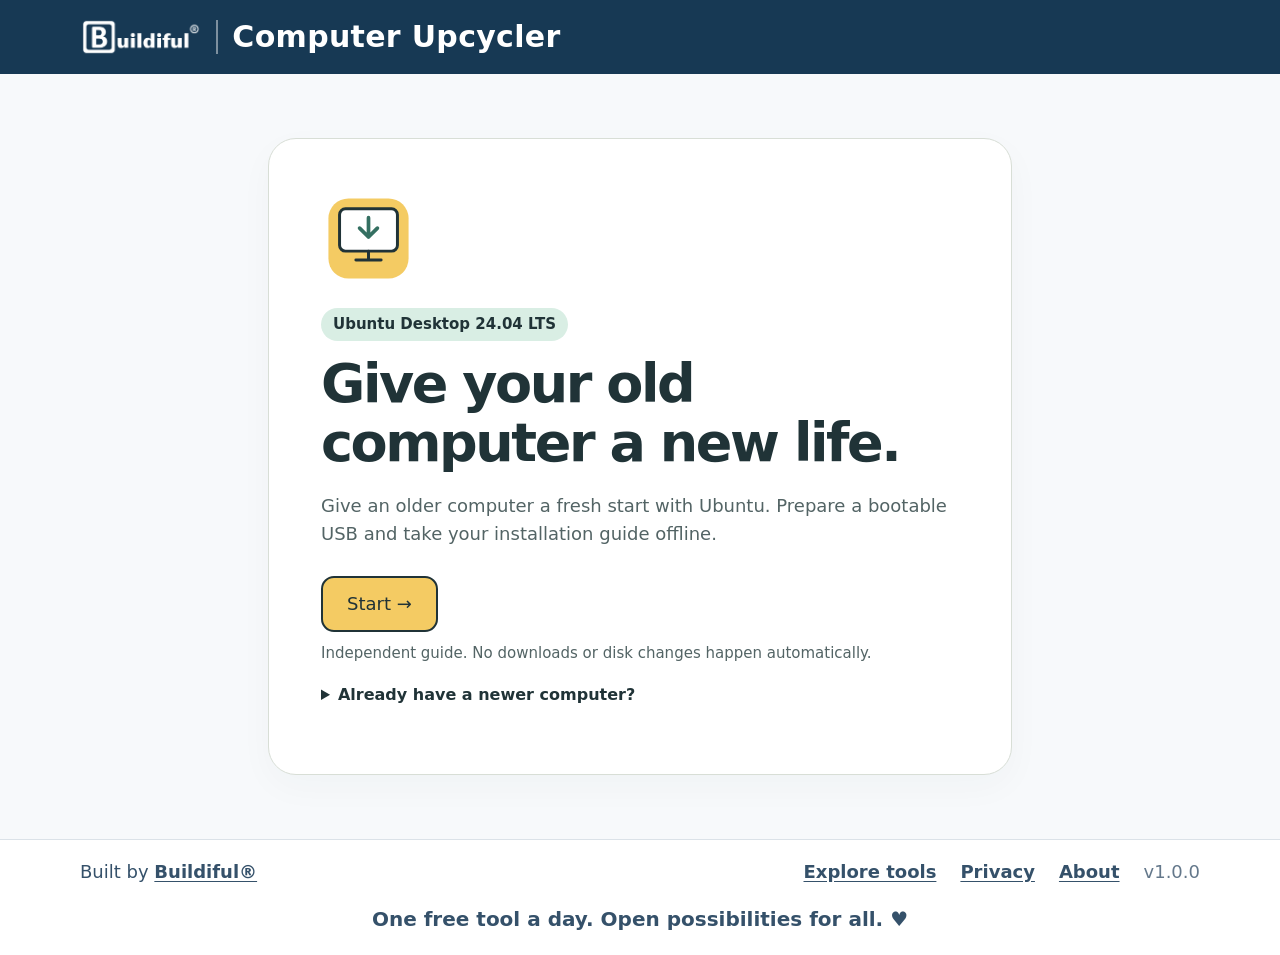
<file: index.html>
<!doctype html>
<html lang="en">
<head>
  <meta charset="utf-8">
  <meta name="viewport" content="width=device-width,initial-scale=1">
  <meta name="theme-color" content="#173954">
  <meta name="description" content="Give your old computer a new life with a guided Ubuntu installation and an offline guide.">
  <title>Computer Upcycler by Buildiful®</title>
  <link rel="icon" href="./assets/favicon.ico" sizes="any">
  <link rel="apple-touch-icon" href="./assets/apple-touch-icon.png">
  <link rel="stylesheet" href="./styles.css">
  <link rel="stylesheet" href="./style.css">
  <script defer src="./js/buildiful-analytics.js"
    data-measurement-id="G-TG14RBXLTF"
    data-tool-name="Computer Upcycler"
    data-privacy-url="./privacy.html"
    data-events="start,system_confirmed,prepare_complete,media_complete,export_png,export_pdf"></script>
</head>
<body>
  <div class="page">
    <header class="header">
      <div class="header-inner">
        <a class="brand" href="https://buildiful.com/" aria-label="Buildiful® website">
          <img src="./assets/buildiful-logo-white.png" alt="Buildiful®">
        </a>
        <span class="divider" aria-hidden="true"></span>
        <a class="tool-name" href="https://buildiful.github.io/computer-upcycler/" aria-current="page">Computer Upcycler</a>
      </div>
    </header>
    <main class="main">
      <div class="hero" id="app"></div>
      <noscript>This guide requires JavaScript to customize and export your instructions.</noscript>
    </main>
    <footer class="footer">
      <div class="footer-inner">
        <span>Built by <a href="https://buildiful.com/">Buildiful®</a></span>
        <nav class="footer-links" aria-label="Footer">
          <a href="https://buildiful.github.io/">Explore tools</a>
          <a href="./privacy.html">Privacy</a>
          <a href="https://buildiful.github.io/#about">About</a><span>v1.0.0</span>
        </nav>
      </div>
      <p class="footer-tagline">One free tool a day. Open possibilities for all. ♥</p>
    </footer>
  </div>
  <div id="analyticsConsentRoot"></div>
  <script src="./app.js"></script>
</body>
</html>
</file>
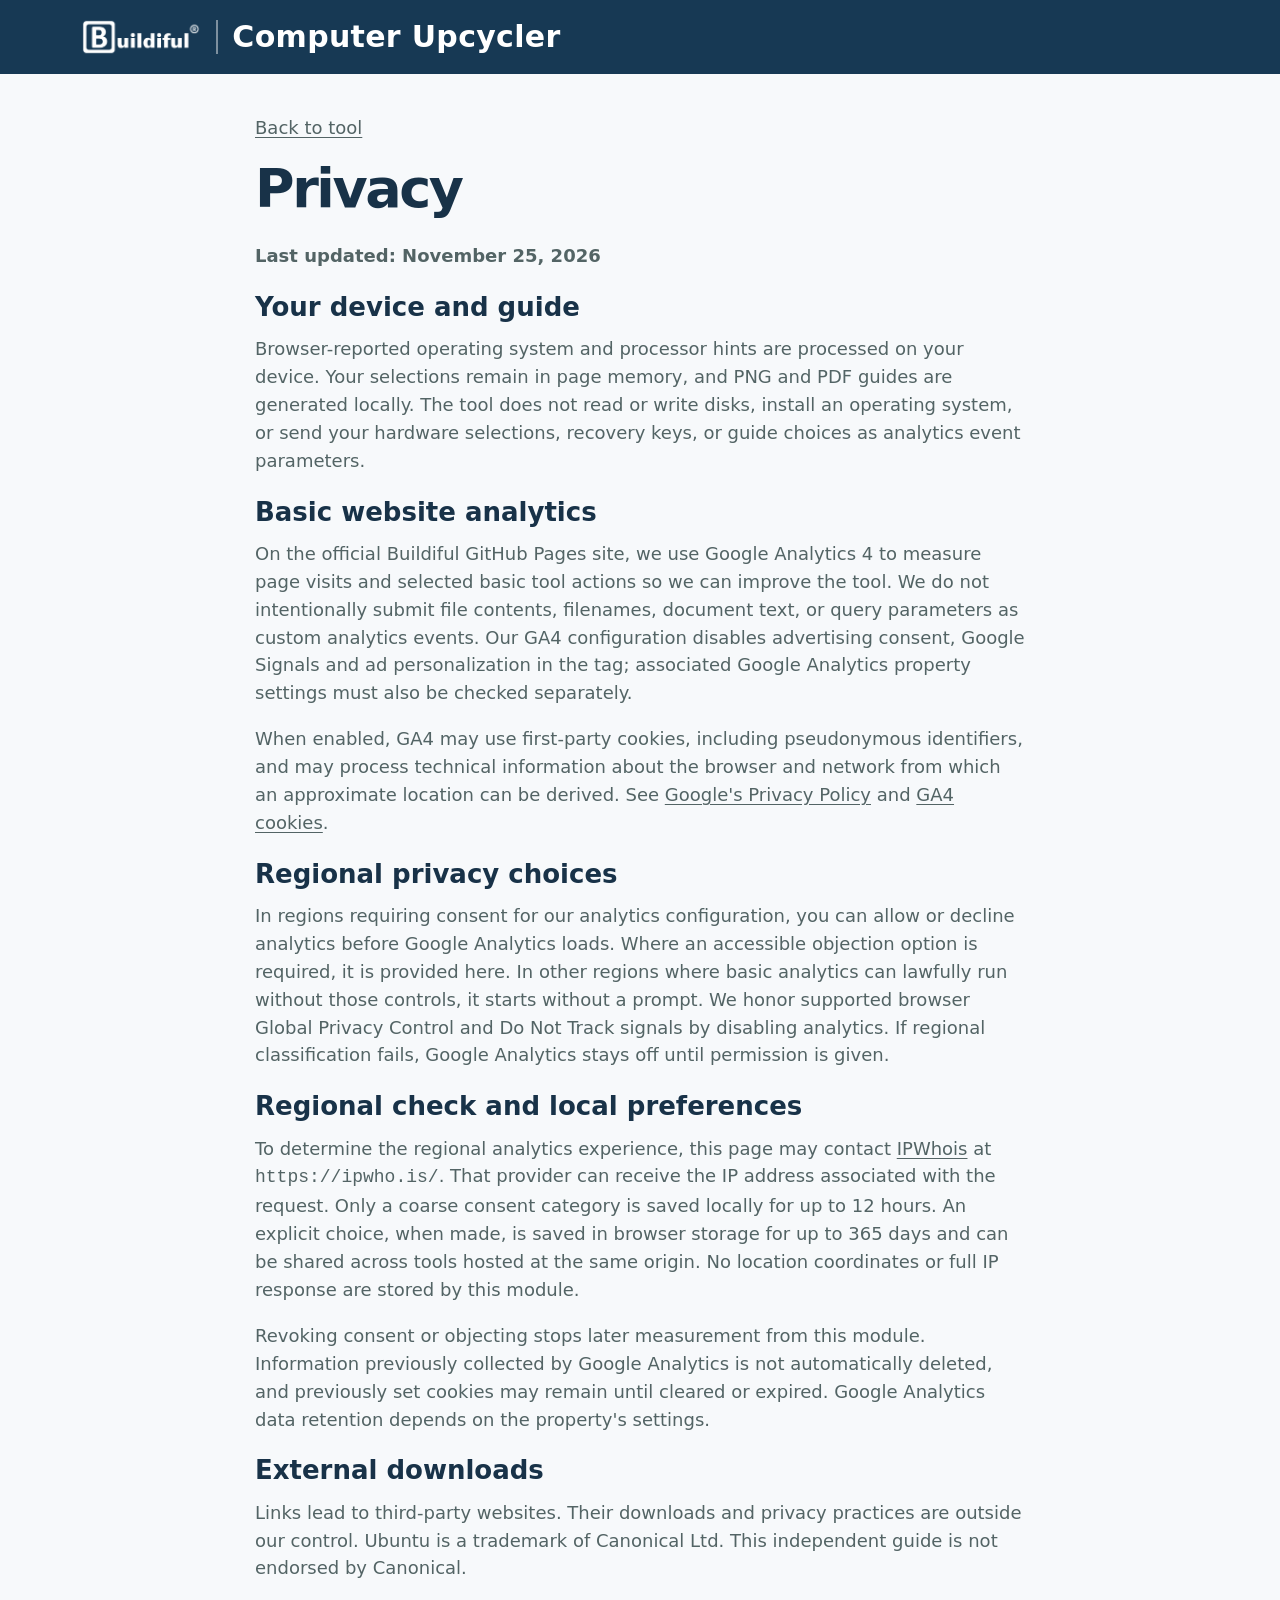
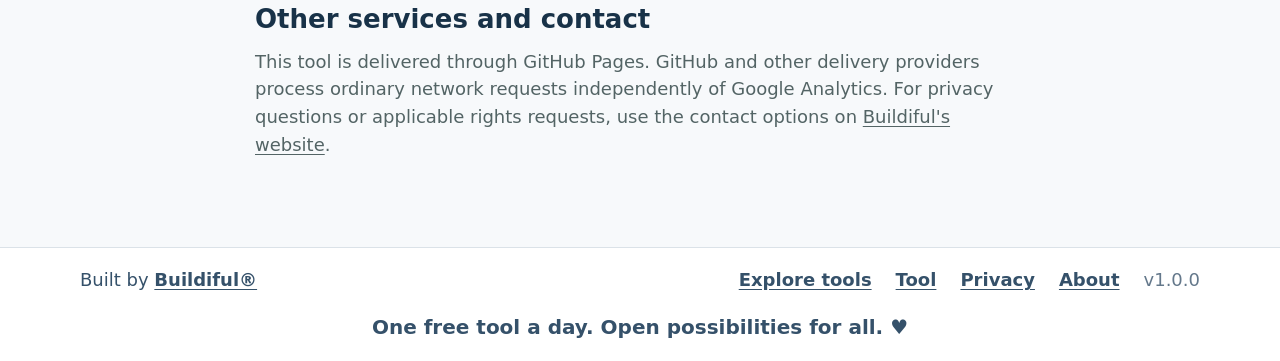
<file: privacy.html>
<!doctype html>
<html lang="en">
<head>
  <meta charset="utf-8">
  <meta name="viewport" content="width=device-width,initial-scale=1">
  <meta name="theme-color" content="#173954">
  <meta name="description" content="Privacy information for Computer Upcycler by Buildiful®.">
  <title>Privacy | Computer Upcycler by Buildiful®</title>
  <link rel="icon" href="./assets/favicon.ico" sizes="any">
  <link rel="apple-touch-icon" href="./assets/apple-touch-icon.png">
  <link rel="stylesheet" href="./styles.css">
  <link rel="stylesheet" href="./style.css">
  <script defer src="./js/buildiful-analytics.js"
    data-measurement-id="G-TG14RBXLTF"
    data-tool-name="Computer Upcycler"
    data-privacy-url="./privacy.html"
    data-privacy-page="true"></script>
</head>
<body>
<div class="page">
  <header class="header"><div class="header-inner">
    <a class="brand" href="https://buildiful.com/" aria-label="Buildiful® website"><img src="./assets/buildiful-logo-white.png" alt="Buildiful®"></a>
    <span class="divider" aria-hidden="true"></span>
    <a class="tool-name" href="https://buildiful.github.io/computer-upcycler/">Computer Upcycler</a>
  </div></header>
  <main class="main privacy-main">
    <p><a href="./">Back to tool</a></p>
    <h1>Privacy</h1>
    <p><strong>Last updated: November 25, 2026</strong></p>
    <h2>Your device and guide</h2>
    <p>Browser-reported operating system and processor hints are processed on your device. Your selections remain in page memory, and PNG and PDF guides are generated locally. The tool does not read or write disks, install an operating system, or send your hardware selections, recovery keys, or guide choices as analytics event parameters.</p>
    <h2>Basic website analytics</h2>
    <p>On the official Buildiful GitHub Pages site, we use Google Analytics 4 to measure page visits and selected basic tool actions so we can improve the tool. We do not intentionally submit file contents, filenames, document text, or query parameters as custom analytics events. Our GA4 configuration disables advertising consent, Google Signals and ad personalization in the tag; associated Google Analytics property settings must also be checked separately.</p>
    <p>When enabled, GA4 may use first-party cookies, including pseudonymous identifiers, and may process technical information about the browser and network from which an approximate location can be derived. See <a href="https://policies.google.com/privacy">Google's Privacy Policy</a> and <a href="https://support.google.com/analytics/answer/11397207">GA4 cookies</a>.</p>
    <h2>Regional privacy choices</h2>
    <p>In regions requiring consent for our analytics configuration, you can allow or decline analytics before Google Analytics loads. Where an accessible objection option is required, it is provided here. In other regions where basic analytics can lawfully run without those controls, it starts without a prompt. We honor supported browser Global Privacy Control and Do Not Track signals by disabling analytics. If regional classification fails, Google Analytics stays off until permission is given.</p>
    <div id="analyticsManageWrap" hidden>
      <button id="analyticsManage" type="button">Manage analytics</button>
    </div>
    <h2>Regional check and local preferences</h2>
    <p>To determine the regional analytics experience, this page may contact <a href="https://ipwhois.io/">IPWhois</a> at <code>https://ipwho.is/</code>. That provider can receive the IP address associated with the request. Only a coarse consent category is saved locally for up to 12 hours. An explicit choice, when made, is saved in browser storage for up to 365 days and can be shared across tools hosted at the same origin. No location coordinates or full IP response are stored by this module.</p>
    <p>Revoking consent or objecting stops later measurement from this module. Information previously collected by Google Analytics is not automatically deleted, and previously set cookies may remain until cleared or expired. Google Analytics data retention depends on the property's settings.</p>
    <h2>External downloads</h2>
    <p>Links lead to third-party websites. Their downloads and privacy practices are outside our control. Ubuntu is a trademark of Canonical Ltd. This independent guide is not endorsed by Canonical.</p>
    <h2>Other services and contact</h2>
    <p>This tool is delivered through GitHub Pages. GitHub and other delivery providers process ordinary network requests independently of Google Analytics. For privacy questions or applicable rights requests, use the contact options on <a href="https://buildiful.com/">Buildiful's website</a>.</p>
  </main>
  <footer class="footer"><div class="footer-inner">
    <span>Built by <a href="https://buildiful.com/">Buildiful®</a></span>
    <nav class="footer-links" aria-label="Footer"><a href="https://buildiful.github.io/">Explore tools</a><a href="./">Tool</a><a href="./privacy.html" aria-current="page">Privacy</a><a href="https://buildiful.github.io/#about">About</a><span>v1.0.0</span></nav>
  </div><p class="footer-tagline">One free tool a day. Open possibilities for all. ♥</p></footer>
</div>
<div id="analyticsConsentRoot"></div>
</body>
</html>
</file>
<file: styles.css>
:root{font-family:system-ui,-apple-system,BlinkMacSystemFont,"Segoe UI",sans-serif;color:#183248;background:#f7f9fb;font-size:18px;line-height:1.55;font-synthesis:none}
*{box-sizing:border-box}html{min-height:100%;scroll-behavior:smooth}body{margin:0;min-height:100vh}
a{color:inherit;text-underline-offset:3px}button,input,select,textarea{font:inherit;min-height:48px}
button{border:2px solid #173954;border-radius:10px;padding:10px 18px;background:#173954;color:white;cursor:pointer}
button:focus-visible,a:focus-visible,input:focus-visible{outline:3px solid #dfad18;outline-offset:4px}
.page{min-height:100vh;display:flex;flex-direction:column}
.header{background:#173954;color:#fff}
.header-inner,.footer-inner{width:min(1200px,100%);margin:auto;padding:18px clamp(18px,4vw,40px);display:flex;align-items:center;gap:20px;flex-wrap:wrap}
.brand,.tool-name{text-decoration:none;font-size:clamp(22px,2.8vw,30px);font-weight:750;letter-spacing:.01em;line-height:1.2}
.brand-fallback{display:block;white-space:nowrap}
.brand img{display:block;height:38px;width:auto;max-width:100%}
.divider{height:34px;width:2px;background:#ffffff70}
.tool-name:hover,.footer a:hover{text-decoration:underline}
.main{width:min(1200px,100%);margin:0 auto;flex:1;padding:clamp(28px,5vw,70px) clamp(18px,4vw,40px)}
h1{font-size:clamp(36px,5vw,58px);line-height:1.12;letter-spacing:.02em;margin:0 0 20px}h2{font-size:clamp(25px,3.2vw,34px);line-height:1.2;margin:32px 0 12px}.hint{color:#526477;font-size:20px}
.footer{border-top:1px solid #dbe2e8;background:#fff;color:#35516a;font-size:18px}
.footer-inner{justify-content:space-between;gap:12px 24px}.footer-links{display:flex;gap:12px 24px;flex-wrap:wrap;align-items:center}
.footer a{font-weight:650}.footer-links span{color:#64788b}
.privacy-main{max-width:850px;padding-top:40px;padding-bottom:70px}.privacy-main p{font-size:18px;margin:0 0 18px;max-width:75ch}.privacy-main h1{margin-bottom:24px}
#analyticsManageWrap{margin:22px 0}#analyticsManageWrap[hidden]{display:none!important}
@media(max-width:620px){.header-inner{gap:12px}.divider{height:25px}.footer-inner{align-items:flex-start;flex-direction:column}.brand,.tool-name{font-size:23px}}
@media(prefers-reduced-motion:reduce){html{scroll-behavior:auto}}
</file>
<file: style.css>
:root{--ink:#203337;--muted:#536465;--accent:#f4cb63;--border:#d8ded6;--white:#fff;--green:#d9eee4} .main:not(.privacy-main){width:min(100%,824px)} .hero{color:var(--ink)} .hero button,.hero select{font:inherit} .hero button:focus-visible,.hero select:focus-visible{outline:3px solid #a36b00;outline-offset:4px} .footer-tagline{text-align:center;font-size:20px;font-weight:650;margin:0 auto;padding:0 20px 20px;color:#35516a} .header-inner{gap:14px} .tool-name{min-width:0;overflow-wrap:normal} @media(max-width:540px){.header-inner{gap:10px;flex-wrap:nowrap}.brand{flex-shrink:0}.brand img{height:26px}.tool-name{font-size:19px}.divider{flex:0 0 2px}.main:not(.privacy-main){padding:24px 16px 40px}.hero{border-radius:20px}.actions .btn{flex:1 1 100%}}
.hero{background:white;border:1px solid var(--border);border-radius:28px;padding:clamp(22px,5vw,52px);box-shadow:0 12px 35px #20333708}h1{font-size:clamp(34px,6vw,54px);line-height:1.08;letter-spacing:-.045em;margin:14px 0 20px}h2{font-size:26px;line-height:1.2;margin:22px 0 12px}p{margin:10px 0 18px;color:var(--muted)}.eyebrow{font-size:14px;font-weight:800;letter-spacing:.1em;text-transform:uppercase;color:var(--muted)}.tag{display:inline-block;padding:5px 12px;background:var(--green);border-radius:99px;font-size:15px;font-weight:700}.actions{display:flex;flex-wrap:wrap;gap:12px;margin-top:28px;align-items:center}.btn{display:inline-flex;justify-content:center;align-items:center;min-height:56px;padding:12px 24px;border:2px solid var(--ink);border-radius:13px;background:var(--ink);color:white;font-weight:750;text-decoration:none;cursor:pointer;text-align:center}.btn.primary{background:var(--accent);color:var(--ink)}.btn.secondary{background:white;color:var(--ink)}.btn:disabled{opacity:.42;cursor:not-allowed}.btn:hover:not(:disabled){filter:brightness(.96)}.textbtn{border:0;background:none;padding:10px;color:var(--muted);cursor:pointer;text-decoration:underline}.progress{display:flex;gap:7px;margin:15px 0 28px}.progress i{height:6px;flex:1;background:#e6eae4;border-radius:9px}.progress i.done{background:#346f61}.notice{border:1px solid #e6d5a4;background:#fff8e6;border-radius:12px;padding:14px 18px;margin:18px 0;color:#544322}.notice p{color:inherit;margin:4px 0}.field{display:block;margin:18px 0;font-weight:700}.field select{display:block;width:100%;padding:13px 15px;min-height:54px;border:1px solid #a9b6b0;border-radius:10px;background:white;color:var(--ink);margin-top:8px}.field .hint{font-size:15px;color:var(--muted);font-weight:400;display:block;margin-top:5px}details{margin:14px 0;color:var(--muted);font-size:16px}summary{cursor:pointer;font-weight:700;color:var(--ink)}.check{display:flex;gap:12px;align-items:flex-start;border:1px solid var(--border);padding:14px;border-radius:12px;margin:12px 0;cursor:pointer}.check input{width:24px;height:24px;flex:0 0 24px;margin:2px 0 0;accent-color:#346f61}.check span{flex:1}.steps{padding-left:26px}.steps li{padding-left:4px;margin:10px 0}.download{display:block;border:1px solid var(--border);border-radius:15px;padding:18px;margin:14px 0;background:#fafbf8}.download p{margin:4px 0 12px;font-size:16px}.download a{font-weight:700}.guide{border:1px solid var(--border);border-radius:15px;padding:20px;background:#fafbf8;margin:18px 0}.guide h3{font-size:19px;line-height:1.25;margin:15px 0 4px}.guide p{font-size:16px;margin:0 0 12px}.guide .meta{font-size:14px;color:var(--muted)}.guide h3:first-of-type{margin-top:8px}.hero-icon{width:95px;height:95px;display:block;margin-bottom:22px}.fine{font-size:15px}.status{min-height:24px;font-size:15px;color:var(--muted);margin-top:10px}
[hidden]{display:none!important}
</file>
